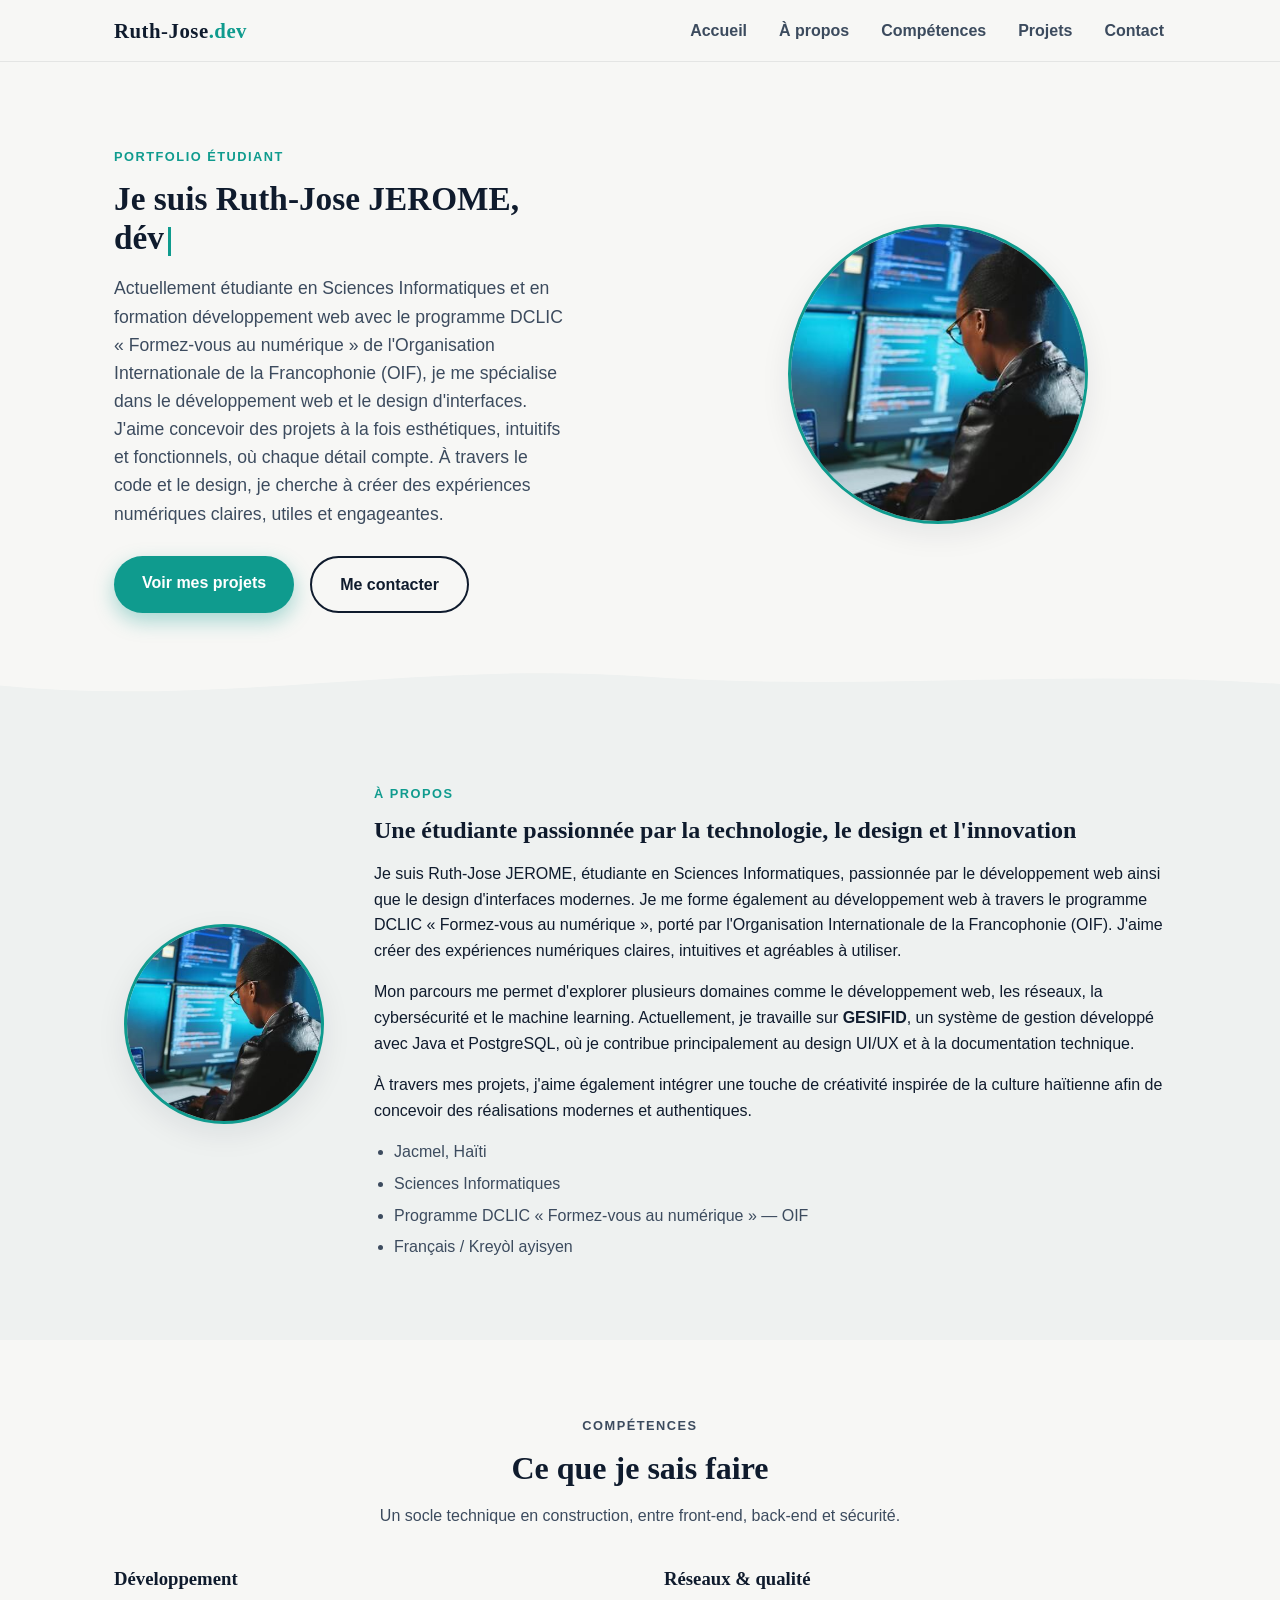
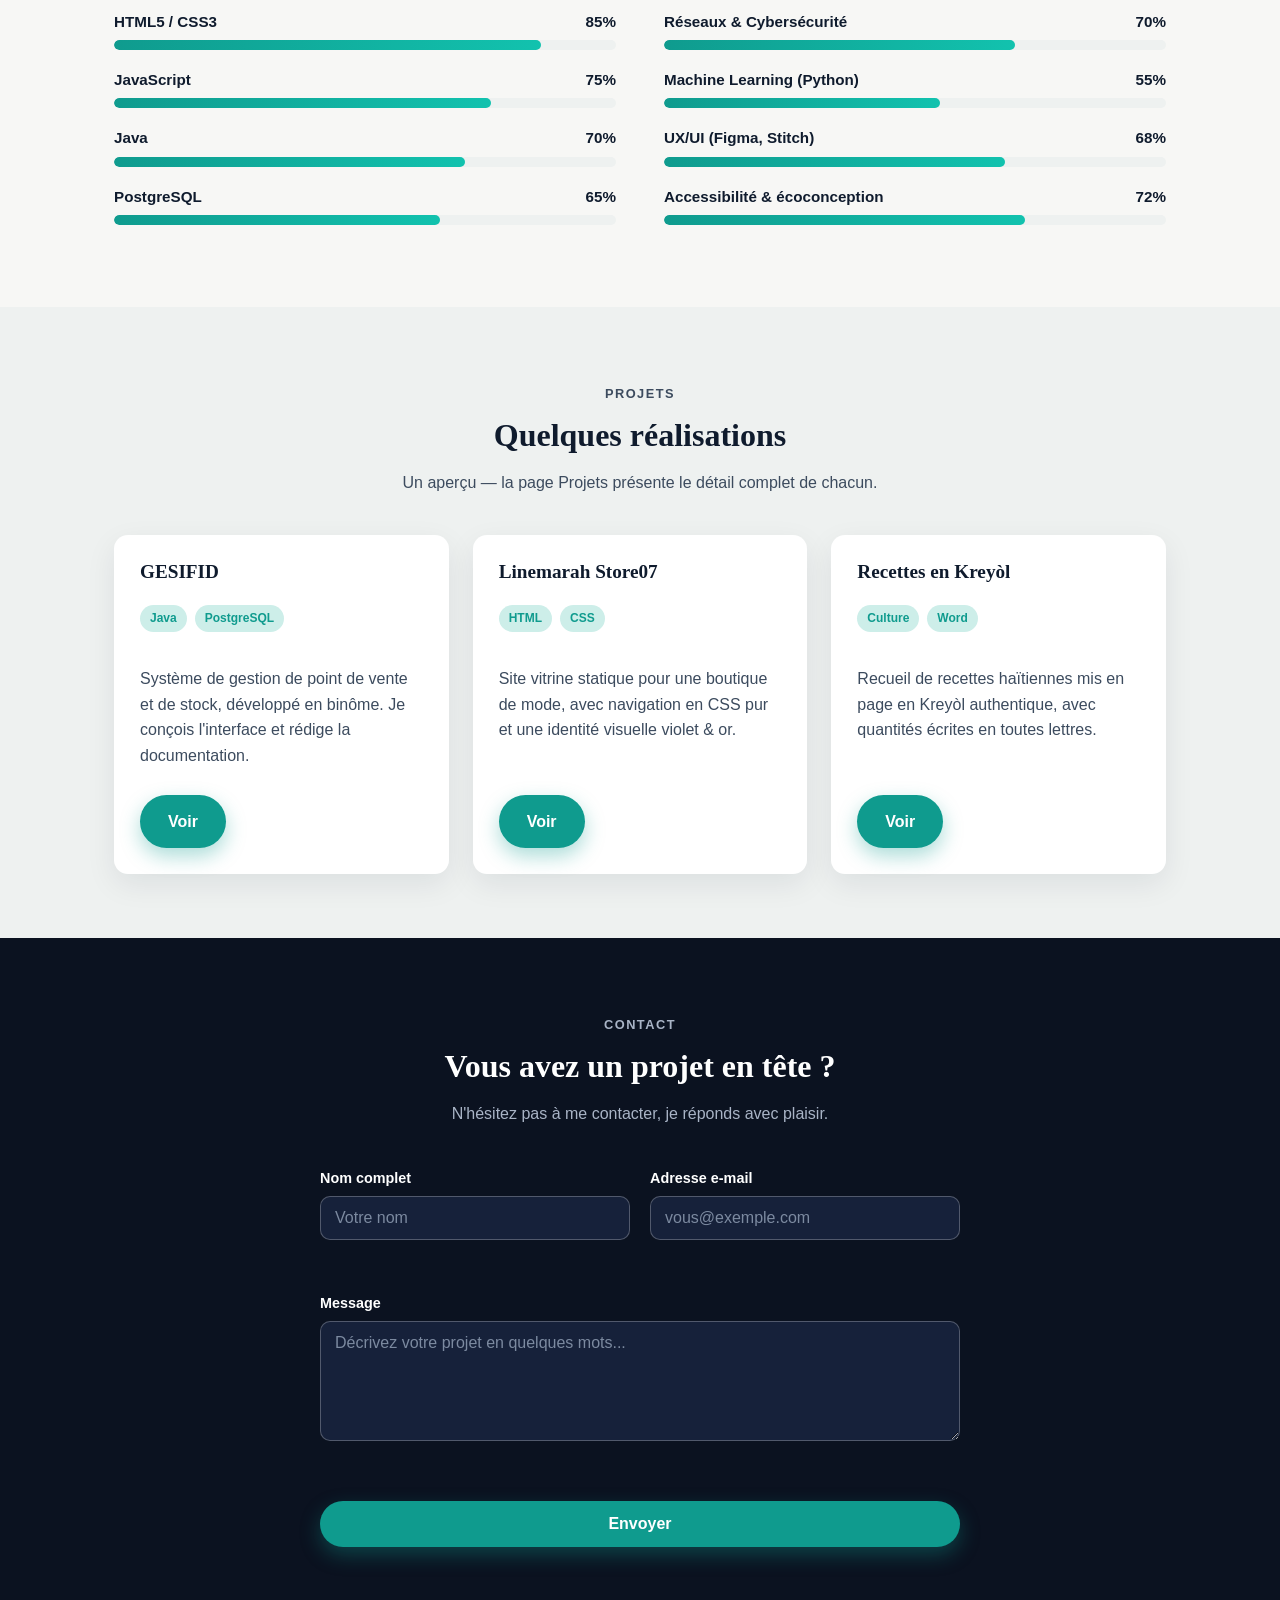
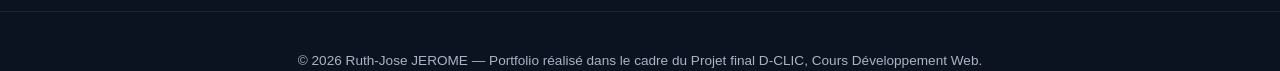
<file: index.html>
<!DOCTYPE html>
<html lang="fr">

<head>
  <meta charset="UTF-8">
  <meta name="viewport" content="width=device-width, initial-scale=1.0">
  <title>Ruth-Jose JEROME — Portfolio Développeuse Web</title>
  <meta name="description"
    content="Portfolio de Ruth-Jose JEROME, étudiante en Sciences Informatiques, développeuse web en formation à travers le programme DCLIC « Formez-vous au numérique » de l'Organisation Internationale de la Francophonie (OIF).">
  <link rel="stylesheet" href="css/style.css">
</head>

<body>
  <a class="skip-link" href="#main">Aller au contenu principal</a>

  <header class="site-header">
    <div class="nav-wrap">
      <a href="index.html" class="logo">Ruth-Jose<span>.dev</span></a>
      <button class="nav-toggle" id="navToggle" aria-expanded="false" aria-controls="mainNav">
        ☰ Menu
      </button>
      <nav class="main-nav" id="mainNav" aria-label="Navigation principale">
        <ul>
          <li><a href="index.html" class="active">Accueil</a></li>
          <li><a href="index.html#apropos">À propos</a></li>
          <li><a href="index.html#competences">Compétences</a></li>
          <li><a href="projects.html">Projets</a></li>
          <li><a href="index.html#contact">Contact</a></li>
        </ul>
      </nav>
    </div>
  </header>

  <main id="main">
    <!-- HERO -->
    <section class="hero" id="hero">
      <div class="container">
        <div class="hero-text">
          <p class="eyebrow">Portfolio étudiant</p>
          <h1>
            <span class="sr-only">Je suis Ruth-Jose JEROME, développeuse passionnée par les expériences numériques
              modernes.</span>
            <span id="heroTypewriter" class="typewriter" aria-hidden="true"></span><span class="typewriter-cursor"
              aria-hidden="true"></span>
          </h1>
          <p class="lead">Actuellement étudiante en Sciences Informatiques et en formation développement web avec le
            programme DCLIC « Formez-vous au numérique » de l'Organisation Internationale de la Francophonie (OIF), je
            me spécialise dans le développement web
            et le design d'interfaces. J'aime concevoir des projets à la fois esthétiques, intuitifs et fonctionnels, où
            chaque détail compte. À travers le code et le design, je cherche à créer des expériences numériques claires,
            utiles et engageantes.</p>
          <div class="hero-actions">
            <a href="projects.html" class="btn btn-primary">Voir mes projets</a>
            <a href="#contact" class="btn btn-outline">Me contacter</a>
          </div>
        </div>
        <div class="hero-visual">
          <div class="photo-circle photo-circle-lg">
            <img src="assets/images/developpeuse-photo.jpg"
              alt="Ruth-Jose JEROME, développeuse, travaillant sur plusieurs écrans de code">
          </div>
        </div>
      </div>
    </section>

    <svg class="wave-divider" viewBox="0 0 1200 60" preserveAspectRatio="none" aria-hidden="true">
      <path fill="currentColor" d="M0,32 C200,60 400,0 600,20 C800,40 1000,10 1200,30 L1200,60 L0,60 Z"></path>
    </svg>

    <!-- A PROPOS -->
    <section class="section-alt" id="apropos">
      <div class="container about-grid">
        <div class="about-photo">
          <div class="photo-circle">
            <img src="assets/images/developpeuse-photo.jpg" alt="Ruth-Jose JEROME, développeuse web">
          </div>
        </div>
        <div class="about-text">
          <p class="eyebrow">À propos</p>
          <h2>Une étudiante passionnée par la technologie, le design et l'innovation</h2>
          <p>Je suis Ruth-Jose JEROME, étudiante en Sciences Informatiques, passionnée par le développement web ainsi
            que le design d'interfaces modernes. Je me forme également au développement web à travers le programme DCLIC
            « Formez-vous au numérique », porté par l'Organisation Internationale de la Francophonie (OIF). J'aime créer
            des expériences numériques claires, intuitives et
            agréables à utiliser.</p>
          <p>Mon parcours me permet d'explorer plusieurs domaines comme le développement web, les réseaux, la
            cybersécurité et le machine learning. Actuellement, je travaille sur <strong>GESIFID</strong>, un système de
            gestion développé avec Java et PostgreSQL, où je contribue principalement au design UI/UX et à la
            documentation technique.</p>
          <p>À travers mes projets, j'aime également intégrer une touche de créativité inspirée de la culture haïtienne
            afin de concevoir des réalisations modernes et authentiques.</p>
          <ul>
            <li> Jacmel, Haïti</li>
            <li> Sciences Informatiques</li>
            <li> Programme DCLIC « Formez-vous au numérique » — OIF</li>
            <li> Français / Kreyòl ayisyen</li>
          </ul>
        </div>
      </div>
    </section>

    <!-- COMPETENCES -->
    <section id="competences">
      <div class="container">
        <div class="section-head">
          <p class="eyebrow">Compétences</p>
          <h2>Ce que je sais faire</h2>
          <p>Un socle technique en construction, entre front-end, back-end et sécurité.</p>
        </div>
        <div class="skills-grid">
          <div class="skill-col">
            <h3>Développement</h3>
            <div class="skill-item">
              <div class="skill-label"><span>HTML5 / CSS3</span><span>85%</span></div>
              <div class="skill-bar"><span data-width="85"></span></div>
            </div>
            <div class="skill-item">
              <div class="skill-label"><span>JavaScript</span><span>75%</span></div>
              <div class="skill-bar"><span data-width="75"></span></div>
            </div>
            <div class="skill-item">
              <div class="skill-label"><span>Java</span><span>70%</span></div>
              <div class="skill-bar"><span data-width="70"></span></div>
            </div>
            <div class="skill-item">
              <div class="skill-label"><span>PostgreSQL</span><span>65%</span></div>
              <div class="skill-bar"><span data-width="65"></span></div>
            </div>
          </div>
          <div class="skill-col">
            <h3>Réseaux &amp; qualité</h3>
            <div class="skill-item">
              <div class="skill-label"><span>Réseaux &amp; Cybersécurité</span><span>70%</span></div>
              <div class="skill-bar"><span data-width="70"></span></div>
            </div>
            <div class="skill-item">
              <div class="skill-label"><span>Machine Learning (Python)</span><span>55%</span></div>
              <div class="skill-bar"><span data-width="55"></span></div>
            </div>
            <div class="skill-item">
              <div class="skill-label"><span>UX/UI (Figma, Stitch)</span><span>68%</span></div>
              <div class="skill-bar"><span data-width="68"></span></div>
            </div>
            <div class="skill-item">
              <div class="skill-label"><span>Accessibilité &amp; écoconception</span><span>72%</span></div>
              <div class="skill-bar"><span data-width="72"></span></div>
            </div>
          </div>
        </div>
      </div>
    </section>

    <!-- APERCU PROJETS -->
    <section class="section-alt" id="projets">
      <div class="container">
        <div class="section-head">
          <p class="eyebrow">Projets</p>
          <h2>Quelques réalisations</h2>
          <p>Un aperçu — la page Projets présente le détail complet de chacun.</p>
        </div>
        <div class="card-grid">
          <div class="card">
            <h3>GESIFID</h3>
            <div class="tag-row"><span class="tag">Java</span><span class="tag">PostgreSQL</span></div>
            <p class="desc">Système de gestion de point de vente et de stock, développé en binôme. Je conçois
              l'interface et rédige la documentation.</p>
            <a href="projects.html#gesifid" class="btn btn-primary">Voir</a>
          </div>
          <div class="card">
            <h3>Linemarah Store07</h3>
            <div class="tag-row"><span class="tag">HTML</span><span class="tag">CSS</span></div>
            <p class="desc">Site vitrine statique pour une boutique de mode, avec navigation en CSS pur et une identité
              visuelle violet &amp; or.</p>
            <a href="projects.html#linemarah" class="btn btn-primary">Voir</a>
          </div>
          <div class="card">
            <h3>Recettes en Kreyòl</h3>
            <div class="tag-row"><span class="tag">Culture</span><span class="tag">Word</span></div>
            <p class="desc">Recueil de recettes haïtiennes mis en page en Kreyòl authentique, avec quantités écrites en
              toutes lettres.</p>
            <a href="projects.html#kreyol" class="btn btn-primary">Voir</a>
          </div>
        </div>
      </div>
    </section>

    <!-- CONTACT -->
    <section class="contact" id="contact">
      <div class="container">
        <div class="section-head">
          <p class="eyebrow">Contact</p>
          <h2>Vous avez un projet en tête ?</h2>
          <p>N'hésitez pas à me contacter, je réponds avec plaisir.</p>
        </div>

        <form class="contact-form" id="contactForm" novalidate>
          <div class="form-row">
            <div class="field" id="fieldNom">
              <label for="nom">Nom complet</label>
              <input type="text" id="nom" name="nom" placeholder="Votre nom" autocomplete="name">
              <p class="error-msg" id="errNom"></p>
            </div>
            <div class="field" id="fieldEmail">
              <label for="email">Adresse e-mail</label>
              <input type="email" id="email" name="email" placeholder="vous@exemple.com" autocomplete="email">
              <p class="error-msg" id="errEmail"></p>
            </div>
          </div>
          <div class="field" id="fieldMessage">
            <label for="message">Message</label>
            <textarea id="message" name="message" placeholder="Décrivez votre projet en quelques mots..."></textarea>
            <p class="error-msg" id="errMessage"></p>
          </div>
          <button type="submit" class="btn btn-primary">Envoyer</button>
          <p class="form-feedback" id="formFeedback" role="status" aria-live="polite"></p>
        </form>
      </div>
    </section>
  </main>

  <footer class="site-footer">
    <div class="container">
      <p>© 2026 Ruth-Jose JEROME — Portfolio réalisé dans le cadre du Projet final D-CLIC, Cours Développement Web.</p>
    </div>
  </footer>

  <script src="js/app.js" defer></script>
</body>

</html>
</file>
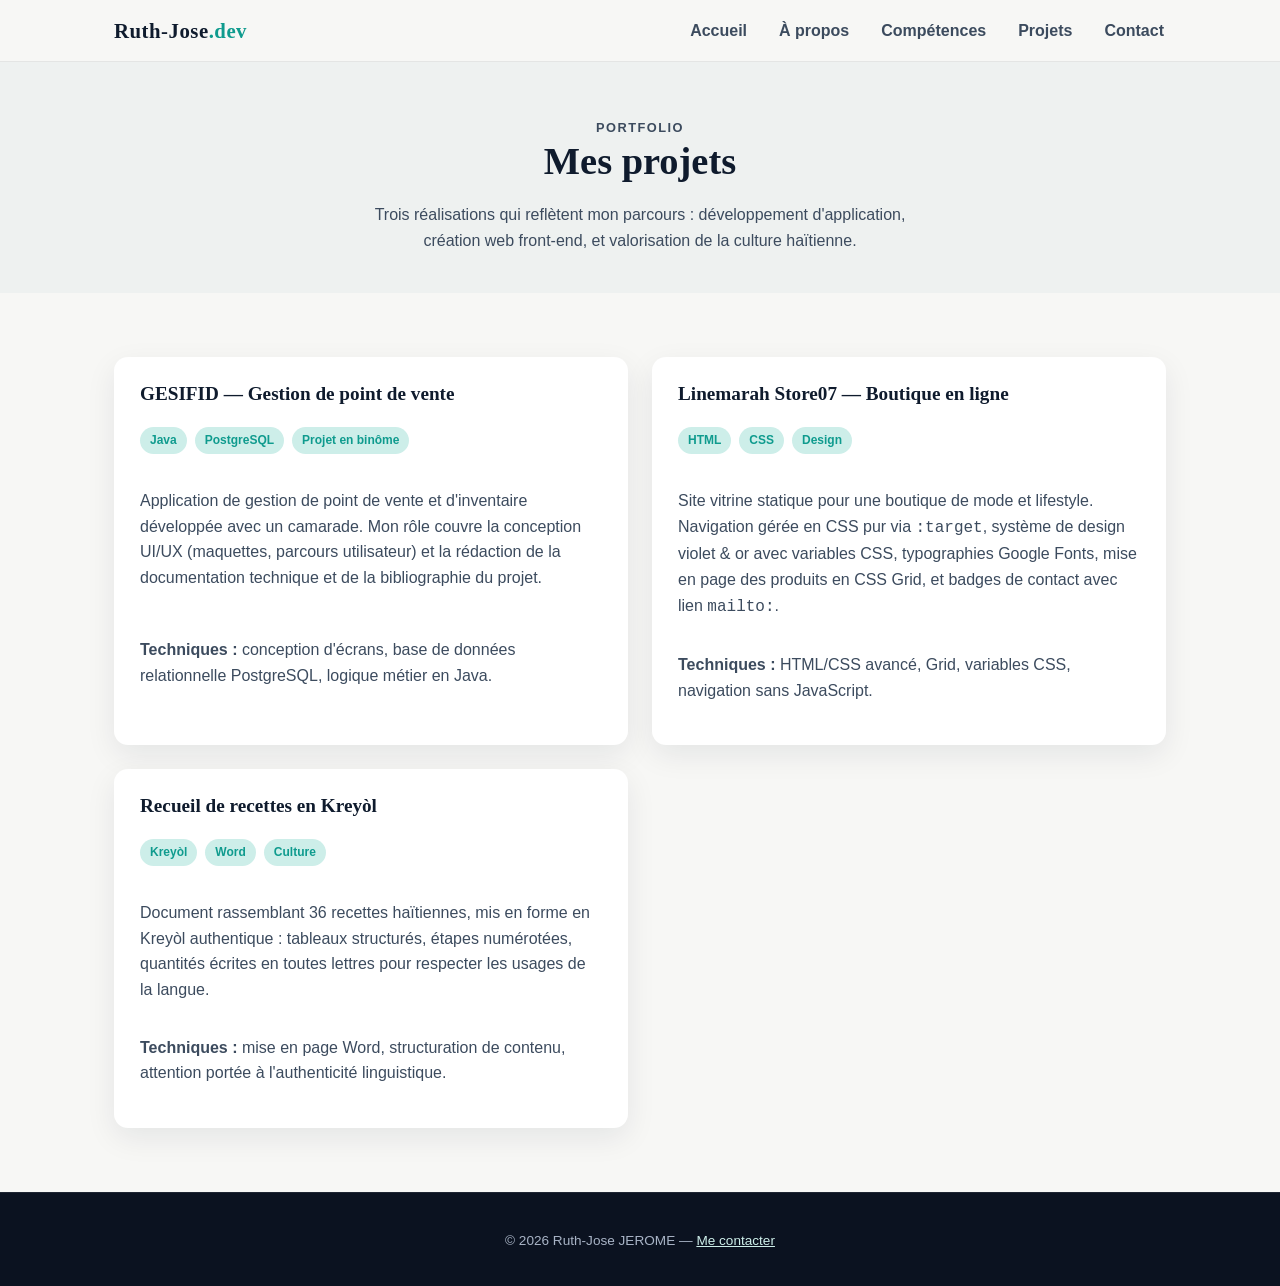
<file: projects.html>
<!DOCTYPE html>
<html lang="fr">
<head>
  <meta charset="UTF-8">
  <meta name="viewport" content="width=device-width, initial-scale=1.0">
  <title>Mes Projets — Ruth-Jose JEROME</title>
  <meta name="description" content="Détail des projets réalisés par Ruth-Jose JEROME : GESIFID, Linemarah Store07 et un recueil de recettes en Kreyòl.">
  <link rel="stylesheet" href="css/style.css">
</head>
<body>
  <a class="skip-link" href="#main">Aller au contenu principal</a>

  <header class="site-header">
    <div class="nav-wrap">
      <a href="index.html" class="logo">Ruth-Jose<span>.dev</span></a>
      <button class="nav-toggle" id="navToggle" aria-expanded="false" aria-controls="mainNav">
        ☰ Menu
      </button>
      <nav class="main-nav" id="mainNav" aria-label="Navigation principale">
        <ul>
          <li><a href="index.html">Accueil</a></li>
          <li><a href="index.html#apropos">À propos</a></li>
          <li><a href="index.html#competences">Compétences</a></li>
          <li><a href="projects.html" class="active">Projets</a></li>
          <li><a href="index.html#contact">Contact</a></li>
        </ul>
      </nav>
    </div>
  </header>

  <main id="main" class="projects-full">
    <section class="page-banner">
      <div class="container">
        <p class="eyebrow">Portfolio</p>
        <h1>Mes projets</h1>
        <p>Trois réalisations qui reflètent mon parcours : développement d'application, création web front-end, et valorisation de la culture haïtienne.</p>
      </div>
    </section>

    <section id="gesifid">
      <div class="container">
        <div class="card-grid">
          <article class="card">
            <h3>GESIFID — Gestion de point de vente</h3>
            <div class="tag-row">
              <span class="tag">Java</span>
              <span class="tag">PostgreSQL</span>
              <span class="tag">Projet en binôme</span>
            </div>
            <p class="desc">Application de gestion de point de vente et d'inventaire développée avec un camarade. Mon rôle couvre la conception UI/UX (maquettes, parcours utilisateur) et la rédaction de la documentation technique et de la bibliographie du projet.</p>
            <p class="desc"><strong>Techniques :</strong> conception d'écrans, base de données relationnelle PostgreSQL, logique métier en Java.</p>
          </article>

          <article class="card" id="linemarah">
            <h3>Linemarah Store07 — Boutique en ligne</h3>
            <div class="tag-row">
              <span class="tag">HTML</span>
              <span class="tag">CSS</span>
              <span class="tag">Design</span>
            </div>
            <p class="desc">Site vitrine statique pour une boutique de mode et lifestyle. Navigation gérée en CSS pur via <code>:target</code>, système de design violet &amp; or avec variables CSS, typographies Google Fonts, mise en page des produits en CSS Grid, et badges de contact avec lien <code>mailto:</code>.</p>
            <p class="desc"><strong>Techniques :</strong> HTML/CSS avancé, Grid, variables CSS, navigation sans JavaScript.</p>
          </article>

          <article class="card" id="kreyol">
            <h3>Recueil de recettes en Kreyòl</h3>
            <div class="tag-row">
              <span class="tag">Kreyòl</span>
              <span class="tag">Word</span>
              <span class="tag">Culture</span>
            </div>
            <p class="desc">Document rassemblant 36 recettes haïtiennes, mis en forme en Kreyòl authentique : tableaux structurés, étapes numérotées, quantités écrites en toutes lettres pour respecter les usages de la langue.</p>
            <p class="desc"><strong>Techniques :</strong> mise en page Word, structuration de contenu, attention portée à l'authenticité linguistique.</p>
          </article>
        </div>
      </div>
    </section>
  </main>

  <footer class="site-footer">
    <div class="container">
      <p>© 2026 Ruth-Jose JEROME — <a href="index.html#contact">Me contacter</a></p>
    </div>
  </footer>

  <script src="js/app.js" defer></script>
</body>
</html>
</file>
<file: css/style.css>
:root {
  --ink: #0f1b2d;
  --ink-soft: #3c4b5e;
  --paper: #f7f7f5;
  --paper-alt: #eef1f0;
  --card: #ffffff;
  --jade: #0f9b8e;
  --jade-light: #cdeee9;
  --night: #0b1220;
  --night-soft: #16213a;
  --danger: #d94f4f;
  --success: #1f9d55;
  --radius: 14px;
  --shadow: 0 10px 30px rgba(15, 27, 45, 0.08);
  --font-display: "Iowan Old Style", "Palatino Linotype", Palatino, Georgia, serif;
  --font-body: -apple-system, BlinkMacSystemFont, "Segoe UI", Roboto, Helvetica, Arial, sans-serif;
}

* {
  box-sizing: border-box;
}

html {
  scroll-behavior: smooth;
}

@media (prefers-reduced-motion: reduce) {
  html {
    scroll-behavior: auto;
  }

  * {
    animation-duration: 0.001ms !important;
    transition-duration: 0.001ms !important;
  }
}

html,
body {
  overflow-x: hidden;
  max-width: 100%;
}

body {
  margin: 0;
  font-family: var(--font-body);
  color: var(--ink);
  background: var(--paper);
  line-height: 1.6;
  font-size: 16px;
}

img {
  max-width: 100%;
  display: block;
}

a {
  color: inherit;
}

h1,
h2,
h3 {
  font-family: var(--font-display);
  line-height: 1.15;
  margin: 0 0 0.5em;
}

.container {
  max-width: 1100px;
  margin: 0 auto;
  padding: 0 24px;
}

.skip-link {
  position: absolute;
  left: 12px;
  top: 0;
  transform: translateY(-140%);
  background: var(--jade);
  color: #fff;
  padding: 10px 16px;
  z-index: 100;
  border-radius: 0 0 8px 8px;
  transition: transform 0.2s ease;
}

.skip-link:focus {
  transform: translateY(0);
}

.sr-only {
  position: absolute;
  width: 1px;
  height: 1px;
  padding: 0;
  margin: -1px;
  overflow: hidden;
  clip: rect(0, 0, 0, 0);
  white-space: nowrap;
  border: 0;
}

.typewriter-cursor {
  display: inline-block;
  width: 3px;
  height: 0.85em;
  margin-left: 4px;
  background: var(--jade);
  vertical-align: text-bottom;
  animation: blink 1s step-end infinite;
}

@keyframes blink {

  0%,
  100% {
    opacity: 1;
  }

  50% {
    opacity: 0;
  }
}


a:focus-visible,
button:focus-visible,
input:focus-visible,
textarea:focus-visible {
  outline: 3px solid var(--jade);
  outline-offset: 2px;
}


.site-header {
  position: sticky;
  top: 0;
  background: rgba(247, 247, 245, 0.92);
  backdrop-filter: blur(6px);
  border-bottom: 1px solid rgba(15, 27, 45, 0.08);
  z-index: 50;
}

.nav-wrap {
  display: flex;
  align-items: center;
  justify-content: space-between;
  padding: 14px 24px;
  max-width: 1100px;
  margin: 0 auto;
}

.logo {
  font-family: var(--font-display);
  font-weight: 700;
  font-size: 1.3rem;
  text-decoration: none;
  letter-spacing: 0.5px;
}

.logo span {
  color: var(--jade);
}

.nav-toggle {
  display: none;
  background: none;
  border: 2px solid var(--ink);
  border-radius: 8px;
  padding: 6px 10px;
  font-size: 1.1rem;
  cursor: pointer;
}

.main-nav ul {
  list-style: none;
  display: flex;
  gap: 28px;
  margin: 0;
  padding: 0;
}

.main-nav a {
  text-decoration: none;
  font-weight: 600;
  color: var(--ink-soft);
  padding: 6px 2px;
  border-bottom: 2px solid transparent;
}

.main-nav a:hover,
.main-nav a.active {
  color: var(--ink);
  border-bottom-color: var(--jade);
}


.hero {
  padding: 72px 0 48px;
}

.hero .container {
  display: grid;
  grid-template-columns: 1.1fr 0.9fr;
  gap: 40px;
  align-items: center;
}

.eyebrow {
  color: var(--jade);
  font-weight: 700;
  letter-spacing: 1.5px;
  text-transform: uppercase;
  font-size: 0.8rem;
}

.hero h1 {
  font-size: clamp(1.5rem, 2.6vw, 2.2rem);
  margin-top: 0.3em;
}

.hero p.lead {
  font-size: 1.1rem;
  color: var(--ink-soft);
  max-width: 46ch;
}

.btn {
  display: inline-block;
  border: none;
  border-radius: 999px;
  padding: 14px 28px;
  font-weight: 700;
  text-decoration: none;
  cursor: pointer;
  font-size: 1rem;
  transition: transform 0.15s ease, box-shadow 0.15s ease;
}

.btn-primary {
  background: var(--jade);
  color: #fff;
  box-shadow: 0 8px 20px rgba(15, 155, 142, 0.35);
}

.btn-primary:hover {
  transform: translateY(-2px);
}

.btn-outline {
  background: transparent;
  color: var(--ink);
  border: 2px solid var(--ink);
}

.btn-outline:hover {
  background: var(--ink);
  color: #fff;
}

.hero-actions {
  display: flex;
  gap: 16px;
  margin-top: 28px;
  flex-wrap: wrap;
}

.hero-visual {
  display: flex;
  justify-content: center;
}

.photo-circle {
  border-radius: 50%;
  overflow: hidden;
  border: 3px solid var(--jade);
  box-shadow: var(--shadow);
  background: var(--jade-light);
  width: 200px;
  height: 200px;
  flex-shrink: 0;
}

.photo-circle img {
  width: 100%;
  height: 100%;
  object-fit: cover;
  display: block;
}

.photo-circle-lg {
  width: 300px;
  height: 300px;
}

@media (max-width: 480px) {
  .photo-circle-lg {
    width: 220px;
    height: 220px;
  }
}


.wave-divider {
  display: block;
  width: 100%;
  height: 46px;
  color: var(--paper-alt);
}

section {
  padding: 64px 0;
}

.section-alt {
  background: var(--paper-alt);
}

.section-head {
  text-align: center;
  max-width: 640px;
  margin: 0 auto 40px;
}

.section-head h2 {
  font-size: 2rem;
}

.section-head p {
  color: var(--ink-soft);
}

.about-grid {
  display: grid;
  grid-template-columns: 220px 1fr;
  gap: 40px;
  align-items: center;
}

.about-photo {
  display: flex;
  justify-content: center;
}

.about-text ul {
  padding-left: 20px;
  color: var(--ink-soft);
}

.about-text ul li {
  margin-bottom: 6px;
}


.skills-grid {
  display: grid;
  grid-template-columns: 1fr 1fr;
  gap: 48px;
}

.skill-col h3 {
  margin-bottom: 20px;
}

.skill-item {
  margin-bottom: 18px;
}

.skill-item .skill-label {
  display: flex;
  justify-content: space-between;
  font-weight: 600;
  margin-bottom: 6px;
  font-size: 0.95rem;
}

.skill-bar {
  height: 10px;
  background: var(--paper-alt);
  border-radius: 999px;
  overflow: hidden;
}

.skill-bar span {
  display: block;
  height: 100%;
  width: 0;
  background: linear-gradient(90deg, var(--jade), #12c2ae);
  border-radius: 999px;
  transition: width 1.1s ease;
}

.card-grid {
  display: grid;
  grid-template-columns: repeat(3, 1fr);
  gap: 24px;
}

.card {
  background: var(--card);
  border-radius: var(--radius);
  padding: 26px;
  box-shadow: var(--shadow);
  display: flex;
  flex-direction: column;
}

.card h3 {
  font-size: 1.2rem;
}

.tag-row {
  display: flex;
  flex-wrap: wrap;
  gap: 8px;
  margin: 12px 0 18px;
}

.tag {
  background: var(--jade-light);
  color: var(--jade);
  font-size: 0.75rem;
  font-weight: 700;
  padding: 4px 10px;
  border-radius: 999px;
}

.card p.desc {
  color: var(--ink-soft);
  flex-grow: 1;
}

.card .btn {
  align-self: flex-start;
  margin-top: 10px;
}


.contact {
  background: var(--night);
  color: #fff;
}

.contact .section-head p {
  color: #a9b4c6;
}

.contact .section-head h2 {
  color: #fff;
}

.contact-form {
  max-width: 640px;
  margin: 0 auto;
  display: grid;
  gap: 20px;
}

.form-row {
  display: grid;
  grid-template-columns: 1fr 1fr;
  gap: 20px;
}

.field label {
  display: block;
  font-weight: 600;
  margin-bottom: 6px;
  font-size: 0.9rem;
}

.field input,
.field textarea {
  width: 100%;
  padding: 12px 14px;
  border-radius: 10px;
  border: 1px solid rgba(255, 255, 255, 0.25);
  background: var(--night-soft);
  color: #fff;
  font-family: var(--font-body);
  font-size: 1rem;
}

.field input::placeholder,
.field textarea::placeholder {
  color: #7c8aa0;
}

.field textarea {
  resize: vertical;
  min-height: 120px;
}

.error-msg {
  color: #ff9d9d;
  font-size: 0.85rem;
  margin-top: 4px;
  min-height: 1.1em;
}

.field.invalid input,
.field.invalid textarea {
  border-color: var(--danger);
}

.form-feedback {
  padding: 14px 16px;
  border-radius: 10px;
  font-weight: 600;
  display: none;
}

.form-feedback.show {
  display: block;
}

.form-feedback.ok {
  background: rgba(31, 157, 85, 0.18);
  color: #79e0a6;
}

.form-feedback.ko {
  background: rgba(217, 79, 79, 0.18);
  color: #ff9d9d;
}

.site-footer {
  background: var(--night);
  color: #a9b4c6;
  text-align: center;
  padding: 24px 0;
  font-size: 0.85rem;
  border-top: 1px solid rgba(255, 255, 255, 0.08);
}

.site-footer a {
  color: #cdeee9;
}


.page-banner {
  background: var(--paper-alt);
  padding: 56px 0 40px;
  text-align: center;
}

.page-banner h1 {
  font-size: 2.4rem;
}

.page-banner p {
  color: var(--ink-soft);
  max-width: 60ch;
  margin: 0 auto;
}

.projects-full .card-grid {
  grid-template-columns: repeat(2, 1fr);
}


@media (max-width: 1024px) {

  .card-grid,
  .projects-full .card-grid {
    grid-template-columns: repeat(2, 1fr);
  }

  .hero .container {
    grid-template-columns: 1fr;
    text-align: center;
  }

  .hero-actions {
    justify-content: center;
  }

  .hero-visual {
    order: -1;
  }

  .about-grid {
    grid-template-columns: 1fr;
    text-align: center;
  }

  .about-photo {
    display: flex;
    justify-content: center;
  }

  .skills-grid {
    grid-template-columns: 1fr;
  }
}

@media (max-width: 768px) {
  .nav-toggle {
    display: inline-flex;
    align-items: center;
    gap: 6px;
  }

  .main-nav {
    position: absolute;
    top: 100%;
    left: 0;
    right: 0;
    background: var(--paper);
    border-bottom: 1px solid rgba(15, 27, 45, 0.08);
    display: none;
  }

  .main-nav.open {
    display: block;
  }

  .main-nav ul {
    flex-direction: column;
    padding: 16px 24px 24px;
    gap: 14px;
  }

  .card-grid,
  .projects-full .card-grid {
    grid-template-columns: 1fr;
  }

  .form-row {
    grid-template-columns: 1fr;
  }

  section {
    padding: 48px 0;
  }
}
</file>
